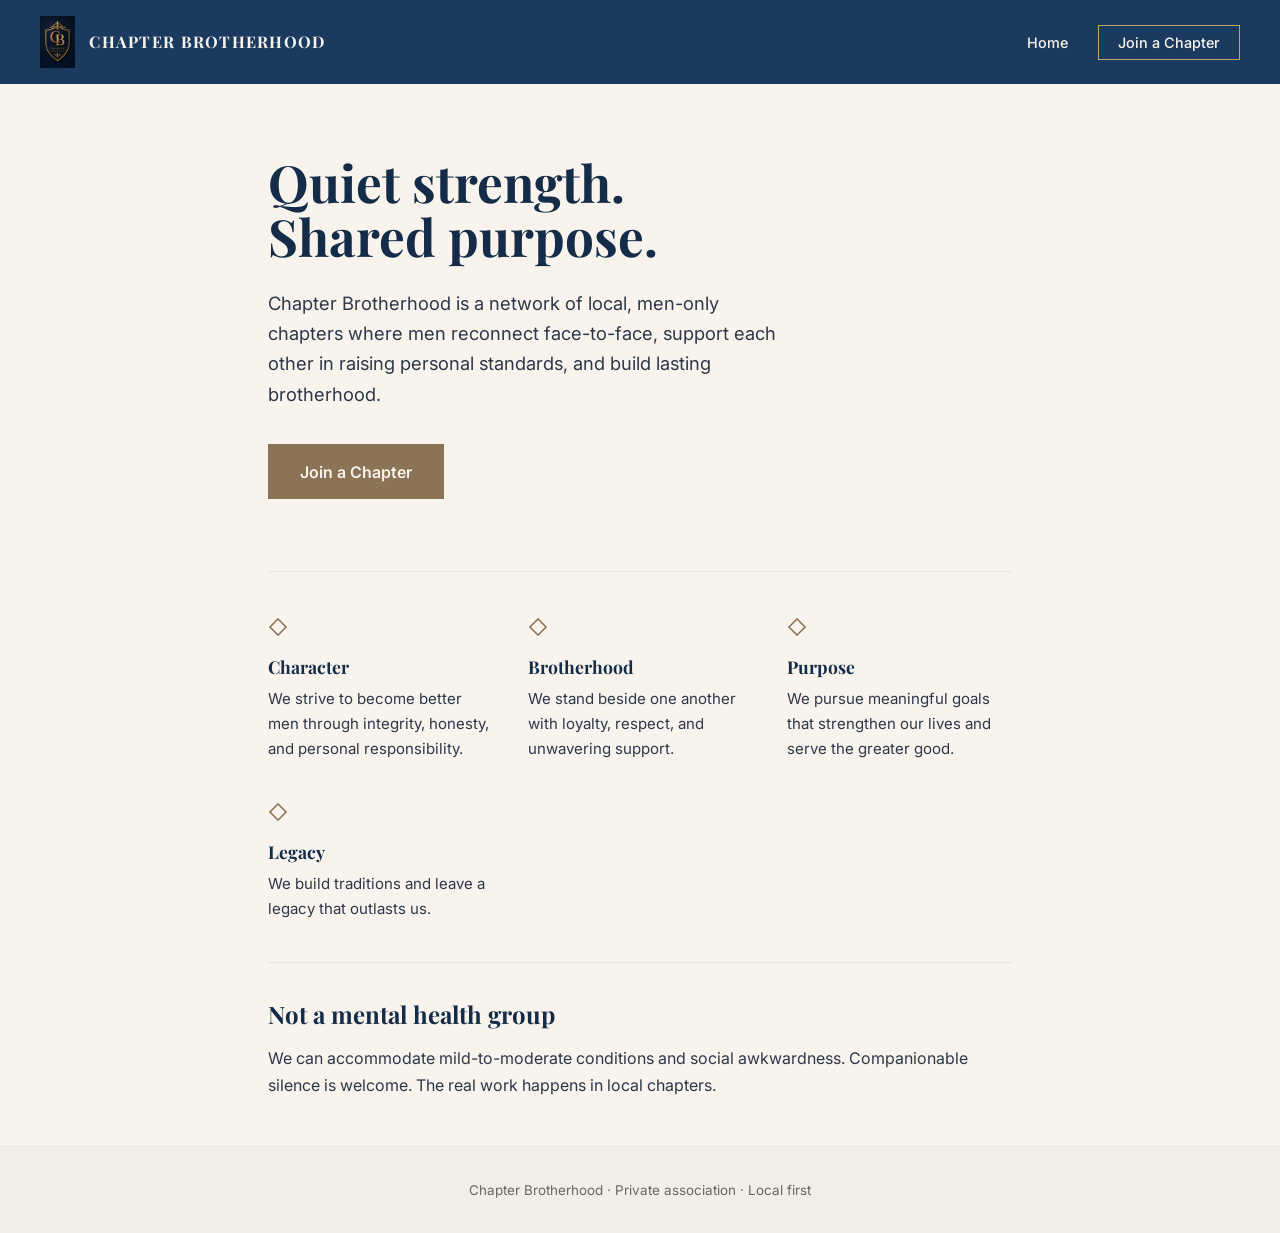
<file: index.html>
<!DOCTYPE html>
<html lang="en">
<head>
  <meta charset="UTF-8">
  <meta name="viewport" content="width=device-width, initial-scale=1.0">
  <title>Chapter Brotherhood</title>
  <link rel="preconnect" href="https://fonts.googleapis.com">
  <link rel="preconnect" href="https://fonts.gstatic.com" crossorigin>
  <link href="https://fonts.googleapis.com/css2?family=Inter:wght@400;500;600&family=Playfair+Display:wght@500;700&display=swap" rel="stylesheet">
  <link rel="stylesheet" href="css/style.css">
</head>
<body>
  <header>
    <div class="logo">
      <img src="logo.png" alt="Chapter Brotherhood logo" class="shield-logo">
      <span>CHAPTER BROTHERHOOD</span>
    </div>
    <nav>
      <a href="index.html">Home</a>
      <a href="join.html" class="btn-nav">Join a Chapter</a>
    </nav>
  </header>

  <main>
    <section class="hero">
      <h1>Quiet strength.<br>Shared purpose.</h1>
      <p>Chapter Brotherhood is a network of local, men-only chapters where men reconnect face-to-face, support each other in raising personal standards, and build lasting brotherhood.</p>
      <a href="join.html" class="btn">Join a Chapter</a>
    </section>

    <section class="values">
      <div class="value">
        <div class="value-icon">◇</div>
        <h3>Character</h3>
        <p>We strive to become better men through integrity, honesty, and personal responsibility.</p>
      </div>
      <div class="value">
        <div class="value-icon">◇</div>
        <h3>Brotherhood</h3>
        <p>We stand beside one another with loyalty, respect, and unwavering support.</p>
      </div>
      <div class="value">
        <div class="value-icon">◇</div>
        <h3>Purpose</h3>
        <p>We pursue meaningful goals that strengthen our lives and serve the greater good.</p>
      </div>
      <div class="value">
        <div class="value-icon">◇</div>
        <h3>Legacy</h3>
        <p>We build traditions and leave a legacy that outlasts us.</p>
      </div>
    </section>

    <section class="about-snippet">
      <h2>Not a mental health group</h2>
      <p>We can accommodate mild-to-moderate conditions and social awkwardness. Companionable silence is welcome. The real work happens in local chapters.</p>
    </section>
  </main>

  <footer>
    <p>Chapter Brotherhood · Private association · Local first</p>
  </footer>
</body>
</html>
</file>
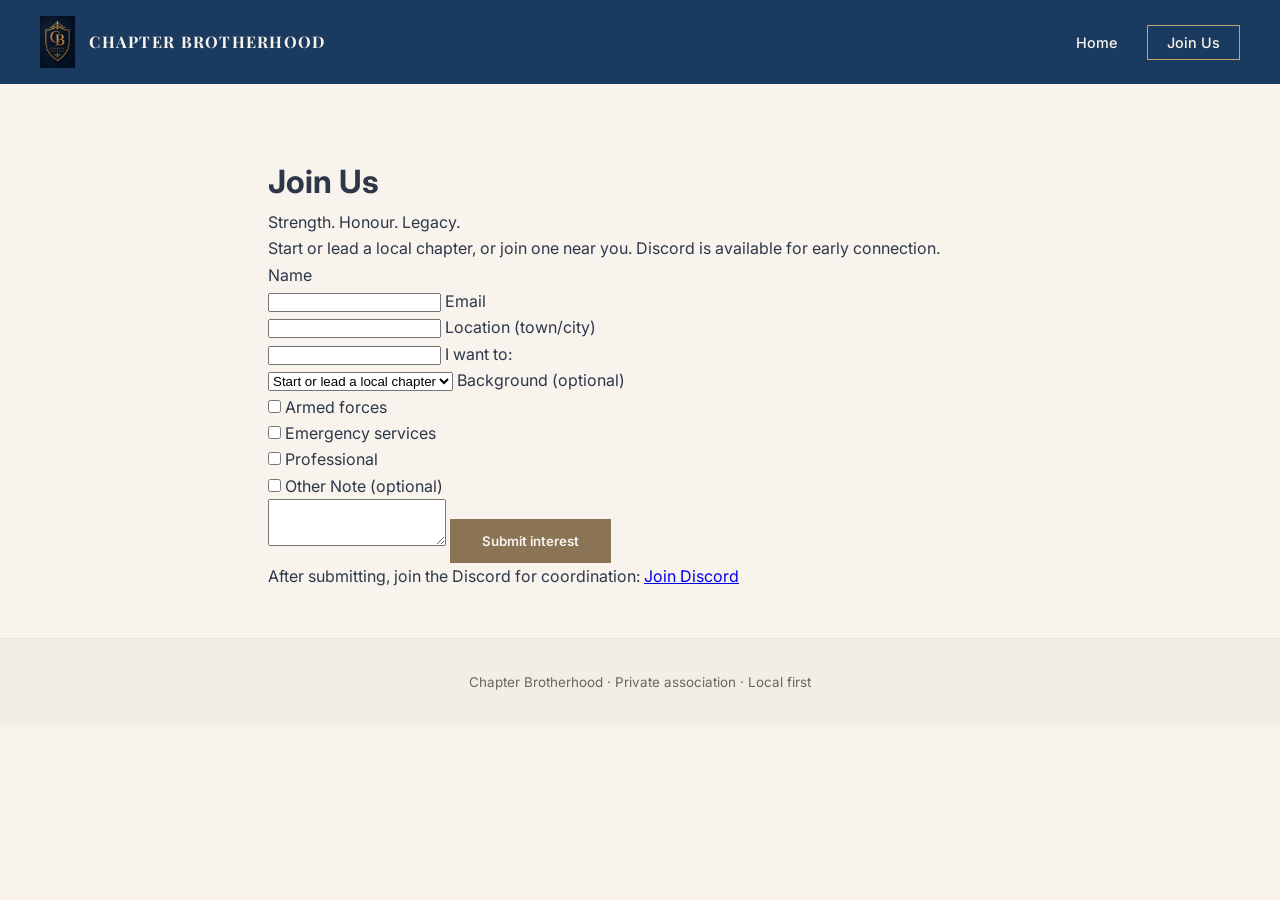
<file: join.html>
<!DOCTYPE html>
<html lang="en">
<head>
  <meta charset="UTF-8">
  <meta name="viewport" content="width=device-width, initial-scale=1.0">
  <title>Join Us – Chapter Brotherhood</title>
  <link rel="preconnect" href="https://fonts.googleapis.com">
  <link rel="preconnect" href="https://fonts.gstatic.com" crossorigin>
  <link href="https://fonts.googleapis.com/css2?family=Inter:wght@400;500;600&family=Playfair+Display:wght@500;700&display=swap" rel="stylesheet">
  <link rel="stylesheet" href="css/style.css">
</head>
<body>
  <header>
    <div class="logo">
      <img src="logo.png" alt="Chapter Brotherhood logo" class="shield-logo">
      <span>CHAPTER BROTHERHOOD</span>
    </div>
    <nav>
      <a href="index.html">Home</a>
      <a href="join.html" class="btn-nav">Join Us</a>
    </nav>
  </header>

  <main class="join-page">
    <h1>Join Us</h1>
    <p class="tagline-small">Strength. Honour. Legacy.</p>
    <p>Start or lead a local chapter, or join one near you. Discord is available for early connection.</p>

    <form class="join-form" action="https://formspree.io/f/mrpqbneb" method="POST">
      <label>Name<br><input type="text" name="name" required></label>
      <label>Email<br><input type="email" name="email" required></label>
      <label>Location (town/city)<br><input type="text" name="location" required></label>
      <label>I want to:<br>
        <select name="path">
          <option>Start or lead a local chapter</option>
          <option>Join a chapter near me</option>
          <option>Both</option>
        </select>
      </label>
      <label>Background (optional)<br>
        <input type="checkbox" name="background" value="Armed forces"> Armed forces<br>
        <input type="checkbox" name="background" value="Emergency services"> Emergency services<br>
        <input type="checkbox" name="background" value="Professional"> Professional<br>
        <input type="checkbox" name="background" value="Other"> Other
      </label>
      <label>Note (optional)<br><textarea name="note" rows="3"></textarea></label>
      <button type="submit" class="btn">Submit interest</button>
    </form>

    <p class="discord-note">After submitting, join the Discord for coordination: <a href="https://discord.gg/your-invite-here">Join Discord</a></p>
  </main>

  <footer>
    <p>Chapter Brotherhood · Private association · Local first</p>
  </footer>
</body>
</html>
</file>
<file: css/style.css>
/* Chapter Brotherhood – with PNG logo */
:root {
  --navy: #1B3A5F;
  --navy-dark: #142C48;
  --charcoal: #2D3748;
  --ivory: #F8F4ED;
  --warm-grey: #E8E4DC;
  --bronze: #8B7355;
  --bronze-dark: #6B5A45;
  --gold: #C4A46A;
}

* { box-sizing: border-box; margin: 0; padding: 0; }

body {
  font-family: 'Inter', system-ui, sans-serif;
  background: var(--ivory);
  color: var(--charcoal);
  line-height: 1.65;
}

header {
  display: flex;
  justify-content: space-between;
  align-items: center;
  padding: 1rem 2.5rem;
  background: var(--navy);
  color: var(--ivory);
}

.logo {
  display: flex;
  align-items: center;
  gap: 0.9rem;
  font-family: 'Playfair Display', serif;
  font-weight: 700;
  letter-spacing: 0.08em;
  font-size: 1rem;
}

.shield-logo {
  height: 52px;
  width: auto;
  flex-shrink: 0;
}

nav a {
  color: var(--ivory);
  text-decoration: none;
  margin-left: 1.6rem;
  font-weight: 500;
  font-size: 0.9rem;
}

.btn-nav {
  border: 1px solid var(--gold);
  padding: 0.5rem 1.2rem;
  color: var(--ivory) !important;
}

.btn-nav:hover { background: var(--bronze); }

main {
  max-width: 800px;
  margin: 0 auto;
  padding: 4.5rem 1.75rem 3rem;
}

.hero h1 {
  font-family: 'Playfair Display', serif;
  font-size: 3.2rem;
  line-height: 1.05;
  color: var(--navy-dark);
  margin-bottom: 1.5rem;
  font-weight: 700;
}

.hero p {
  font-size: 1.15rem;
  margin-bottom: 2.2rem;
  max-width: 520px;
}

.btn {
  display: inline-block;
  background: var(--bronze);
  color: var(--ivory);
  padding: 0.9rem 2rem;
  text-decoration: none;
  font-weight: 600;
  border: none;
  cursor: pointer;
  font-family: inherit;
  transition: background 0.15s ease;
}

.btn:hover { background: var(--bronze-dark); }

.values {
  display: grid;
  grid-template-columns: repeat(auto-fit, minmax(170px, 1fr));
  gap: 2.2rem;
  margin: 4.5rem 0 2.5rem;
  padding-top: 2.5rem;
  border-top: 1px solid var(--warm-grey);
}

.value h3 {
  font-family: 'Playfair Display', serif;
  color: var(--navy-dark);
  font-size: 1.1rem;
  margin: 0.5rem 0 0.4rem;
}

.value p {
  font-size: 0.94rem;
}

.value-icon {
  color: var(--bronze);
  font-size: 1.2rem;
}

.about-snippet {
  margin-top: 2.5rem;
  padding-top: 2rem;
  border-top: 1px solid var(--warm-grey);
}

.about-snippet h2 {
  font-family: 'Playfair Display', serif;
  color: var(--navy-dark);
  margin-bottom: 0.7rem;
  font-size: 1.5rem;
}

footer {
  text-align: center;
  padding: 2rem 1rem;
  font-size: 0.84rem;
  color: #6b6560;
  border-top: 1px solid var(--warm-grey);
  background: #f2ede6;
}

@media (max-width: 600px) {
  header { flex-direction: column; gap: 0.8rem; padding: 1rem; }
  .hero h1 { font-size: 2.3rem; }
  main { padding: 2.5rem 1.2rem; }
  .values { grid-template-columns: 1fr 1fr; }
}
</file>
